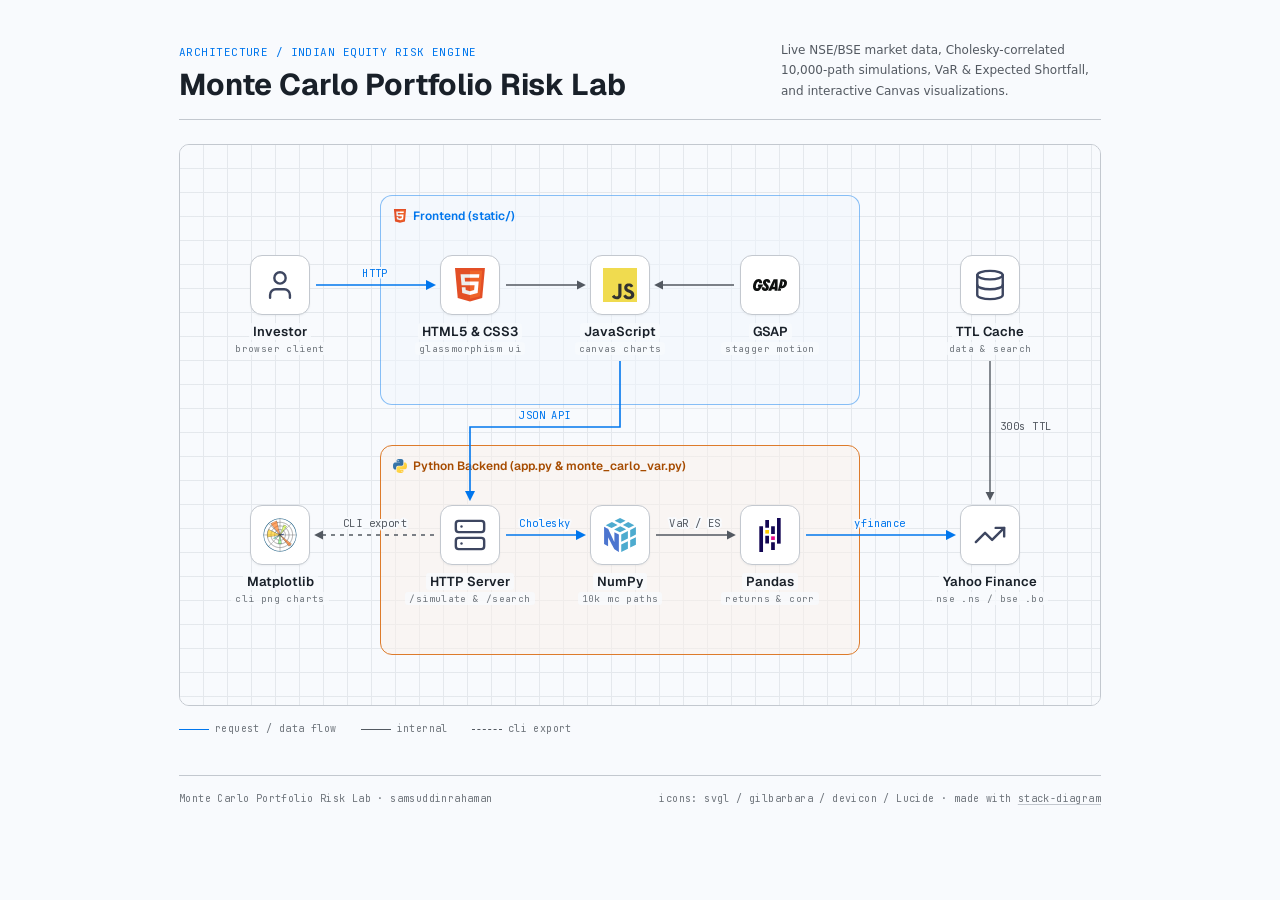
<file: architecture.html>
<!DOCTYPE html>
<html lang="en">
<head>
<meta charset="UTF-8">
<meta name="viewport" content="width=device-width, initial-scale=1.0">
<title>Monte Carlo Portfolio Risk Lab — Architecture</title>
<style>
:root {
  color-scheme: light;
  --color-paper:   oklch(98.5% 0.004 250);
  --color-paper-2: oklch(96.5% 0.005 252);
  --color-rule:    oklch(93% 0.007 255);
  --color-rule-2:  oklch(83% 0.011 255);
  --color-muted:   oklch(56% 0.013 255);
  --color-neutral: oklch(46% 0.015 255);
  --color-ink-2:   oklch(34% 0.018 257);
  --color-ink:     oklch(24% 0.020 258);
  --color-accent:  oklch(58% 0.20 256);
  --color-graphite:oklch(24% 0.018 260);
  --color-g1:      oklch(68% 0.15 55);
  --color-g1-soft: oklch(78% 0.12 55);
  --color-g1-ink:  oklch(52% 0.14 50);
  --color-g1-tint: oklch(96.5% 0.015 60 / .5);
  --color-accent-soft: oklch(58% 0.20 256 / .45);
  --color-accent-tint: oklch(97% 0.012 256 / .5);
  --font-display: "Geist", ui-sans-serif, system-ui, sans-serif;
  --font-body: ui-sans-serif, system-ui, sans-serif;
  --font-mono: "JetBrains Mono", ui-monospace, "SF Mono", Menlo, monospace;
  --space-xs: 4px; --space-sm: 8px; --space-md: 16px; --space-lg: 24px; --space-xl: 40px; --space-2xl: 64px;
  --radius-card: 10px; --radius-tile: 12px;
  --color-veil: oklch(98.5% 0.004 250 / .78);
}
[data-theme="dark"] {
  color-scheme: dark;
  --color-paper:   oklch(18% 0.012 255);
  --color-paper-2: oklch(22% 0.014 255);
  --color-rule:    oklch(24% 0.013 255);
  --color-rule-2:  oklch(38% 0.018 255);
  --color-muted:   oklch(65% 0.014 255);
  --color-neutral: oklch(72% 0.012 255);
  --color-ink-2:   oklch(85% 0.010 255);
  --color-ink:     oklch(94% 0.008 255);
  --color-accent:  oklch(70% 0.16 256);
  --color-graphite:oklch(31% 0.020 260);
  --color-g1:      oklch(70% 0.14 55);
  --color-g1-soft: oklch(58% 0.11 55);
  --color-g1-ink:  oklch(78% 0.12 55);
  --color-g1-tint: oklch(26% 0.030 60 / .40);
  --color-accent-soft: oklch(70% 0.16 256 / .5);
  --color-accent-tint: oklch(28% 0.045 256 / .35);
  --color-veil: oklch(18% 0.012 255 / .78);
}
@font-face { font-family:"Geist"; font-style:normal; font-weight:100 900; font-display:swap;
  src:url([data-uri]) format("woff2"); }
@font-face { font-family:"JetBrains Mono"; font-style:normal; font-weight:100 800; font-display:swap;
  src:url([data-uri]) format("woff2"); }
.kicker, .node .role, .el, .legend, .foot { letter-spacing: 0.04em; }
* { margin:0; padding:0; box-sizing:border-box; }
html, body { overflow-x: clip; }
body { background: var(--color-paper); color: var(--color-ink); font-family: var(--font-body); padding: var(--space-xl) var(--space-lg) var(--space-2xl); }
.page { width: fit-content; max-width: 100%; margin: 0 auto; }

.head { display:grid; grid-template-columns: 1fr auto; gap: var(--space-lg); align-items:end;
  padding-bottom: var(--space-md); border-bottom: 1px solid var(--color-rule-2); margin-bottom: var(--space-lg); }
.kicker { font-family: var(--font-mono); font-size: 11px;
  color: var(--color-accent); margin-bottom: var(--space-sm); }
h1 { font-family: var(--font-display); font-weight: 700; font-size: clamp(22px, 4vw, 30px);
  letter-spacing: -0.005em; line-height: 1.2; }
.lede { max-width: 320px; font-size: 12px; line-height: 1.7; color: var(--color-neutral); padding-bottom: 2px; }
@media (max-width: 680px) { .head { grid-template-columns: 1fr; align-items:start; } .lede { max-width:none; } }

.scroller { overflow-x: auto; border: 1px solid var(--color-rule-2); border-radius: var(--radius-card); }
.canvas { position: relative; width: 920px; height: 560px; background: var(--color-paper);
  background-image:
    linear-gradient(var(--color-rule) 1px, transparent 1px),
    linear-gradient(90deg, var(--color-rule) 1px, transparent 1px);
  background-size: 24px 24px; background-position: -1px -1px; }

.group { position:absolute; border-radius: var(--radius-tile); }
.g-label { position:absolute; top:12px; left:12px; display:flex; align-items:center; gap:6px;
  font-family: var(--font-display); font-size: 12px; font-weight: 600;
  color: var(--color-neutral); white-space: nowrap; }
.g-label img { width: 14px; height: 14px; }
.group.ga { border:1.5px solid var(--color-g1); background: var(--color-g1-tint); }
.group.gb { border:1.5px solid var(--color-accent-soft); background: var(--color-accent-tint); }
.group.ga > .g-label { color: var(--color-g1-ink); }
.group.gb > .g-label { color: var(--color-accent); }

.node { position:absolute; width:132px; text-align:center; }
.tile { width:60px; height:60px; margin:0 auto; border-radius: var(--radius-tile);
  background:#fff; border:1px solid var(--color-rule-2); display:grid; place-items:center;
  box-shadow: 0 1px 2px oklch(24% 0.02 258 / 0.05); transition: border-color .15s cubic-bezier(0.16,1,0.3,1); }
.node:hover .tile { border-color: var(--color-accent); }
.tile img { width:34px; height:34px; object-fit:contain; }
.node .name { font-family: var(--font-display); font-weight:600; font-size:13px; margin-top: var(--space-sm); letter-spacing:0; }
.node .role { font-family: var(--font-mono); font-size:9.5px; color: var(--color-muted); margin-top:2px; }
.node .name span, .node .role span { background: var(--color-veil); backdrop-filter: blur(1.5px);
  padding: 0 var(--space-xs); border-radius: 3px; -webkit-box-decoration-break: clone; box-decoration-break: clone; }

svg.edges { position:absolute; inset:0; width:920px; height:560px; pointer-events:none; }
.e  { stroke: var(--color-accent); stroke-width:1.6; fill:none; }
.n  { stroke: var(--color-neutral); stroke-width:1.4; fill:none; }
.dash { stroke-dasharray:4 5; }
.el { font-family: var(--font-mono); font-size:10.5px; fill: var(--color-neutral);
  paint-order: stroke; stroke: var(--color-paper); stroke-width:4px; stroke-linejoin:round; }
.el.a { fill: var(--color-accent); }

.legend { display:flex; gap: var(--space-lg); align-items:center; margin-top: var(--space-md);
  font-family: var(--font-mono); font-size:10px; color: var(--color-muted); flex-wrap:wrap; }
.legend .sw { display:inline-block; width:30px; vertical-align:middle; margin-right:6px;
  border-top:1.6px solid var(--color-accent); }
.legend .sw.n { border-color: var(--color-neutral); border-top-width:1.4px; }
.legend .sw.dash { border-top-style: dashed; }

.foot { margin-top: var(--space-xl); padding-top: var(--space-md); border-top: 1px solid var(--color-rule-2);
  display:flex; justify-content:space-between; gap: var(--space-md); flex-wrap:wrap;
  font-family: var(--font-mono); font-size:10px; color: var(--color-muted); }
.foot a { color: inherit; text-decoration-color: var(--color-rule-2); text-underline-offset: 2px; }
.foot a:hover { color: var(--color-accent); }
</style>
</head>
<body>
<div class="page">

  <header class="head">
    <div>
      <div class="kicker">ARCHITECTURE / INDIAN EQUITY RISK ENGINE</div>
      <h1>Monte Carlo Portfolio Risk Lab</h1>
    </div>
    <p class="lede">Live NSE/BSE market data, Cholesky-correlated 10,000-path simulations, VaR &amp; Expected Shortfall, and interactive Canvas visualizations.</p>
  </header>

  <div class="scroller">
  <div class="canvas">

    <!-- GROUPS ============================================================ -->
    <div class="group gb" style="left:200px; top:50px; width:480px; height:210px;">
      <div class="g-label"><img src="[data-uri]" alt="">Frontend (static/)</div>
    </div>
    <div class="group ga" style="left:200px; top:300px; width:480px; height:210px;">
      <div class="g-label"><img src="[data-uri]" alt="">Python Backend (app.py &amp; monte_carlo_var.py)</div>
    </div>

    <!-- EDGES ============================================================= -->
    <svg class="edges" viewBox="0 0 920 560" aria-hidden="true">
      <defs>
        <marker id="ar" viewBox="0 0 10 10" refX="8" refY="5" markerWidth="6.5" markerHeight="6.5" orient="auto-start-reverse">
          <path d="M0 0 L10 5 L0 10 z" fill="context-stroke"/>
        </marker>
      </defs>
      <!-- Investor -> HTML5/CSS3 -->
      <path class="e" d="M136 140 H254" marker-end="url(#ar)"/>
      <text class="el a" x="195" y="132" text-anchor="middle">HTTP</text>
      <!-- HTML5 -> JS -->
      <path class="n" d="M326 140 H404" marker-end="url(#ar)"/>
      <!-- GSAP -> JS -->
      <path class="n" d="M554 140 H476" marker-end="url(#ar)"/>
      <!-- JS -> HTTP Server -->
      <path class="e" d="M440 216 V282 H290 V354" marker-end="url(#ar)"/>
      <text class="el a" x="365" y="274" text-anchor="middle">JSON API</text>
      <!-- HTTP Server -> NumPy -->
      <path class="e" d="M326 390 H404" marker-end="url(#ar)"/>
      <text class="el a" x="365" y="382" text-anchor="middle">Cholesky</text>
      <!-- NumPy -> Pandas -->
      <path class="n" d="M476 390 H554" marker-end="url(#ar)"/>
      <text class="el" x="515" y="382" text-anchor="middle">VaR / ES</text>
      <!-- Pandas -> Yahoo Finance -->
      <path class="e" d="M626 390 H774" marker-end="url(#ar)"/>
      <text class="el a" x="700" y="382" text-anchor="middle">yfinance</text>
      <!-- TTL Cache -> Yahoo Finance -->
      <path class="n" d="M810 216 V354" marker-end="url(#ar)"/>
      <text class="el" x="820" y="285" text-anchor="start">300s TTL</text>
      <!-- HTTP Server -> Matplotlib CLI -->
      <path class="n dash" d="M254 390 H136" marker-end="url(#ar)"/>
      <text class="el" x="195" y="382" text-anchor="middle">CLI export</text>
    </svg>

    <!-- NODES ============================================================= -->
    <!-- Row 1: top=110 -->
    <div class="node" style="left:34px;top:110px">
      <div class="tile"><img src="[data-uri]" alt=""></div>
      <div class="name"><span>Investor</span></div><div class="role"><span>browser client</span></div>
    </div>
    <div class="node" style="left:224px;top:110px">
      <div class="tile"><img src="[data-uri]" alt=""></div>
      <div class="name"><span>HTML5 &amp; CSS3</span></div><div class="role"><span>glassmorphism ui</span></div>
    </div>
    <div class="node" style="left:374px;top:110px">
      <div class="tile"><img src="[data-uri]" alt=""></div>
      <div class="name"><span>JavaScript</span></div><div class="role"><span>canvas charts</span></div>
    </div>
    <div class="node" style="left:524px;top:110px">
      <div class="tile"><img src="[data-uri]" alt=""></div>
      <div class="name"><span>GSAP</span></div><div class="role"><span>stagger motion</span></div>
    </div>
    <div class="node" style="left:744px;top:110px">
      <div class="tile"><img src="[data-uri]" alt=""></div>
      <div class="name"><span>TTL Cache</span></div><div class="role"><span>data &amp; search</span></div>
    </div>

    <!-- Row 2: top=360 -->
    <div class="node" style="left:34px;top:360px">
      <div class="tile"><img src="[data-uri]" alt=""></div>
      <div class="name"><span>Matplotlib</span></div><div class="role"><span>cli png charts</span></div>
    </div>
    <div class="node" style="left:224px;top:360px">
      <div class="tile"><img src="[data-uri]" alt=""></div>
      <div class="name"><span>HTTP Server</span></div><div class="role"><span>/simulate &amp; /search</span></div>
    </div>
    <div class="node" style="left:374px;top:360px">
      <div class="tile"><img src="[data-uri]" alt=""></div>
      <div class="name"><span>NumPy</span></div><div class="role"><span>10k mc paths</span></div>
    </div>
    <div class="node" style="left:524px;top:360px">
      <div class="tile"><img src="[data-uri]" alt=""></div>
      <div class="name"><span>Pandas</span></div><div class="role"><span>returns &amp; corr</span></div>
    </div>
    <div class="node" style="left:744px;top:360px">
      <div class="tile"><img src="[data-uri]" alt=""></div>
      <div class="name"><span>Yahoo Finance</span></div><div class="role"><span>nse .ns / bse .bo</span></div>
    </div>

  </div>
  </div>

  <div class="legend">
    <span><span class="sw"></span>request / data flow</span>
    <span><span class="sw n"></span>internal</span>
    <span><span class="sw n dash"></span>cli export</span>
  </div>

  <div class="foot">
    <span>Monte Carlo Portfolio Risk Lab · samsuddinrahaman</span>
    <span>icons: svgl / gilbarbara / devicon / Lucide · made with <a href="https://github.com/caru-ini/stack-diagram" target="_blank" rel="noopener">stack-diagram</a></span>
  </div>

</div>
</body>
</html>
</file>
